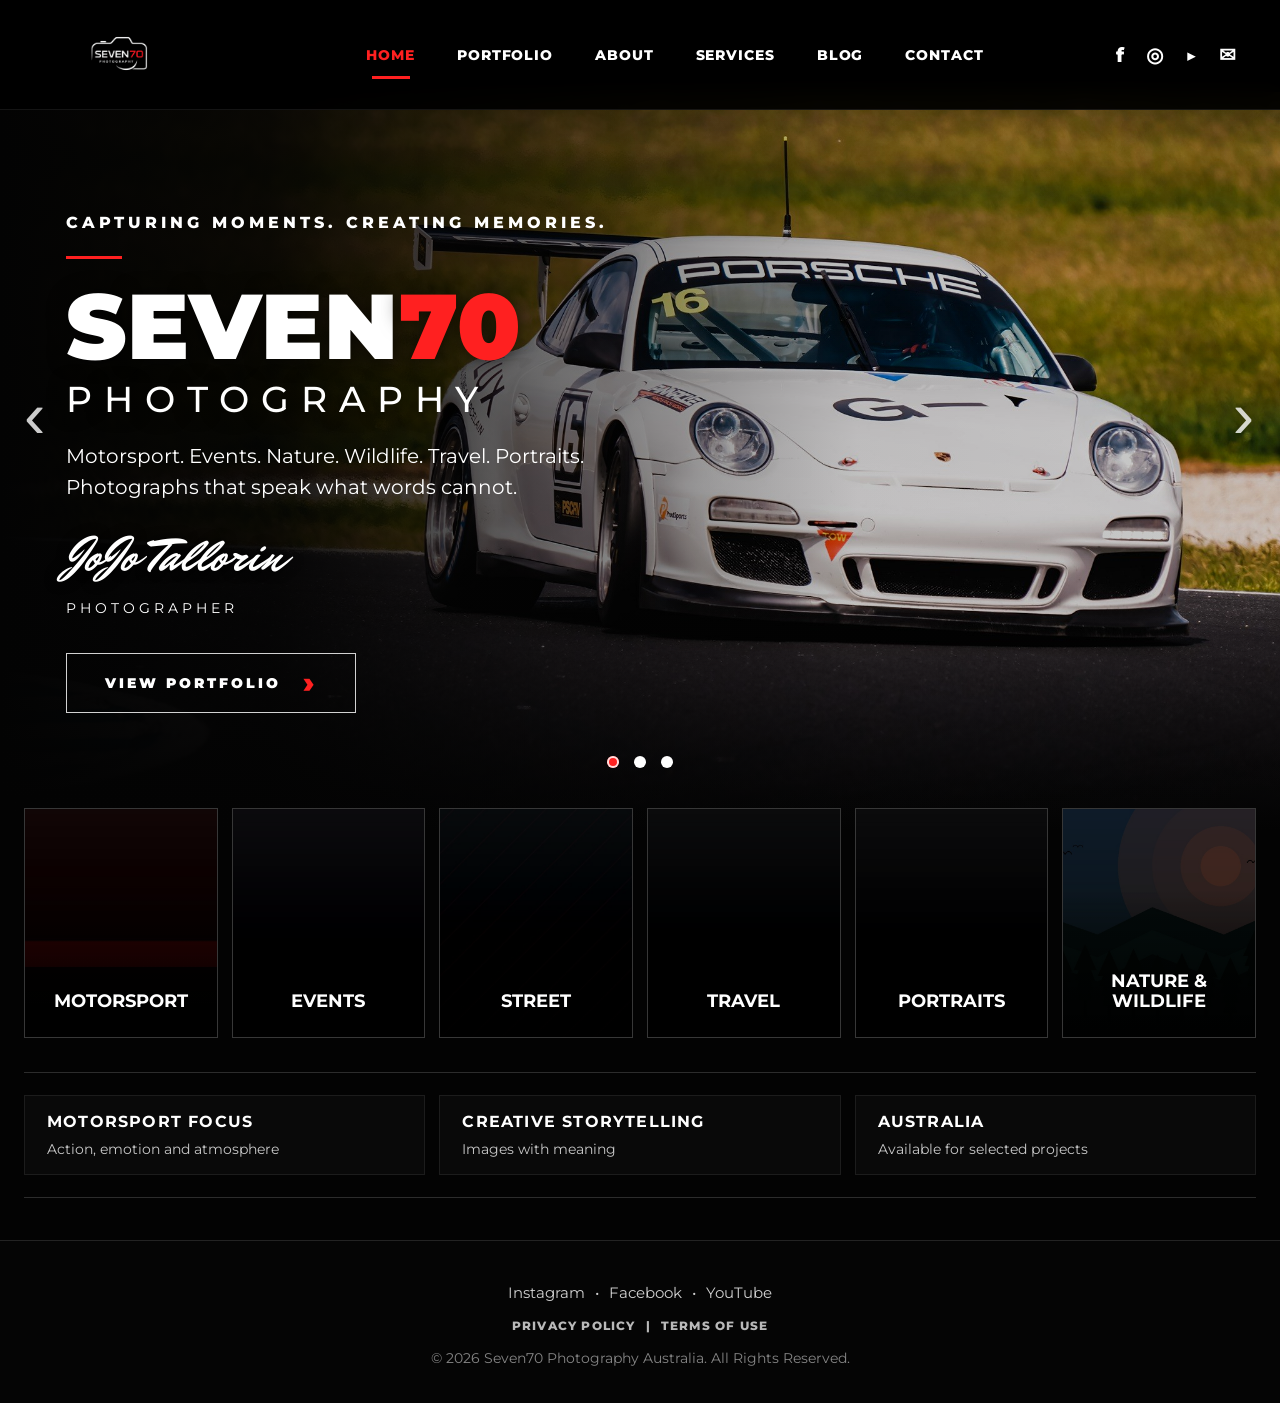
<file: index.html>
<!DOCTYPE html>
<html lang="en">
<head>
  <meta charset="UTF-8">
  <meta name="viewport" content="width=device-width, initial-scale=1.0">
  <title>Seven70 Photography | Motorsport, Events & Creative Storytelling</title>
  <meta name="description" content="Seven70 Photography captures motorsport, events, street, travel, nature, wildlife, portraits and creative storytelling across Australia.">
  <link rel="preconnect" href="https://fonts.googleapis.com">
  <link rel="preconnect" href="https://fonts.gstatic.com" crossorigin>
  <link href="https://fonts.googleapis.com/css2?family=Montserrat:wght@400;500;600;700;800;900&family=Mr+Dafoe&display=swap" rel="stylesheet">
  <link rel="stylesheet" href="css/style.css?v=1.4">
</head>
<body>
<header class="site-header">
  <a class="brand" href="index.html"><img src="images/logo/logo-seven70.png" alt="Seven70 Photography logo"></a>
  <button class="menu-toggle" aria-label="Open menu">☰</button>
  <nav class="main-nav"><a class="active" href="index.html">Home</a><a class="" href="portfolio.html">Portfolio</a><a class="" href="about.html">About</a><a class="" href="services.html">Services</a><a class="" href="blog.html">Blog</a><a class="" href="contact.html">Contact</a></nav>
  <div class="socials"><a href="#" aria-label="Facebook">f</a><a href="#" aria-label="Instagram">◎</a><a href="#" aria-label="YouTube">▶</a><a href="contact.html" aria-label="Email">✉</a></div>
</header>
<main>
  <section class="hero">
    <div class="hero-media"><img src="images/hero/hero-car.jpg" alt="Motorsport hero image"></div>
    <button class="hero-arrow left" aria-label="Previous image">‹</button>
    <button class="hero-arrow right" aria-label="Next image">›</button>
    <div class="hero-copy">
      <p class="eyebrow">Capturing moments. Creating memories.</p>
      <div class="accent-line"></div>
      <h1 class="hero-title">SEVEN<span class="seventy">70</span><small>Photography</small></h1>
      <p class="hero-subtitle">Motorsport. Events. Nature. Wildlife. Travel. Portraits.<br>Photographs that speak what words cannot.</p>
      <p class="signature">JoJo Tallorin</p>
      <p class="role">Photographer</p>
      <a class="btn" href="portfolio.html">View Portfolio <span>›</span></a>
    </div>
    <div class="hero-dots"><span class="active"></span><span></span><span></span></div>
  </section>
  <section class="feature-grid">
    <a class="feature-card" href="portfolio.html"><img src="images/categories/motorsport.jpg" alt="Motorsport"><h3>Motorsport</h3></a>
    <a class="feature-card" href="portfolio.html"><img src="images/categories/events.jpg" alt="Events"><h3>Events</h3></a>
    <a class="feature-card" href="portfolio.html"><img src="images/categories/street.jpg" alt="Street"><h3>Street</h3></a>
    <a class="feature-card" href="portfolio.html"><img src="images/categories/travel.jpg" alt="Travel"><h3>Travel</h3></a>
    <a class="feature-card" href="portfolio.html"><img src="images/categories/portraits.jpg" alt="Portraits"><h3>Portraits</h3></a>
    <a class="feature-card" href="portfolio.html"><img src="images/categories/nature-wildlife.jpg" alt="Nature & Wildlife"><h3>Nature & Wildlife</h3></a>
  </section>
  <section class="trust-strip">
    <div><strong>Motorsport Focus</strong><span>Action, emotion and atmosphere</span></div>
    <div><strong>Creative Storytelling</strong><span>Images with meaning</span></div>
    <div><strong>Australia</strong><span>Available for selected projects</span></div>
  </section>
</main>
<footer class="site-footer simple-footer">
  <div class="footer-inner">
    <div class="footer-socials" aria-label="Social links">
      <a href="#">Instagram</a>
      <span>•</span>
      <a href="#">Facebook</a>
      <span>•</span>
      <a href="#">YouTube</a>
    </div>
    <nav class="footer-links" aria-label="Legal links">
      <a href="privacy.html">Privacy Policy</a>
      <span>|</span>
      <a href="terms.html">Terms of Use</a>
    </nav>
    <p class="copyright">© 2026 Seven70 Photography Australia. All Rights Reserved.</p>
  </div>
</footer>
<script src="js/script.js?v=1.4"></script>
</body>
</html>
</file>
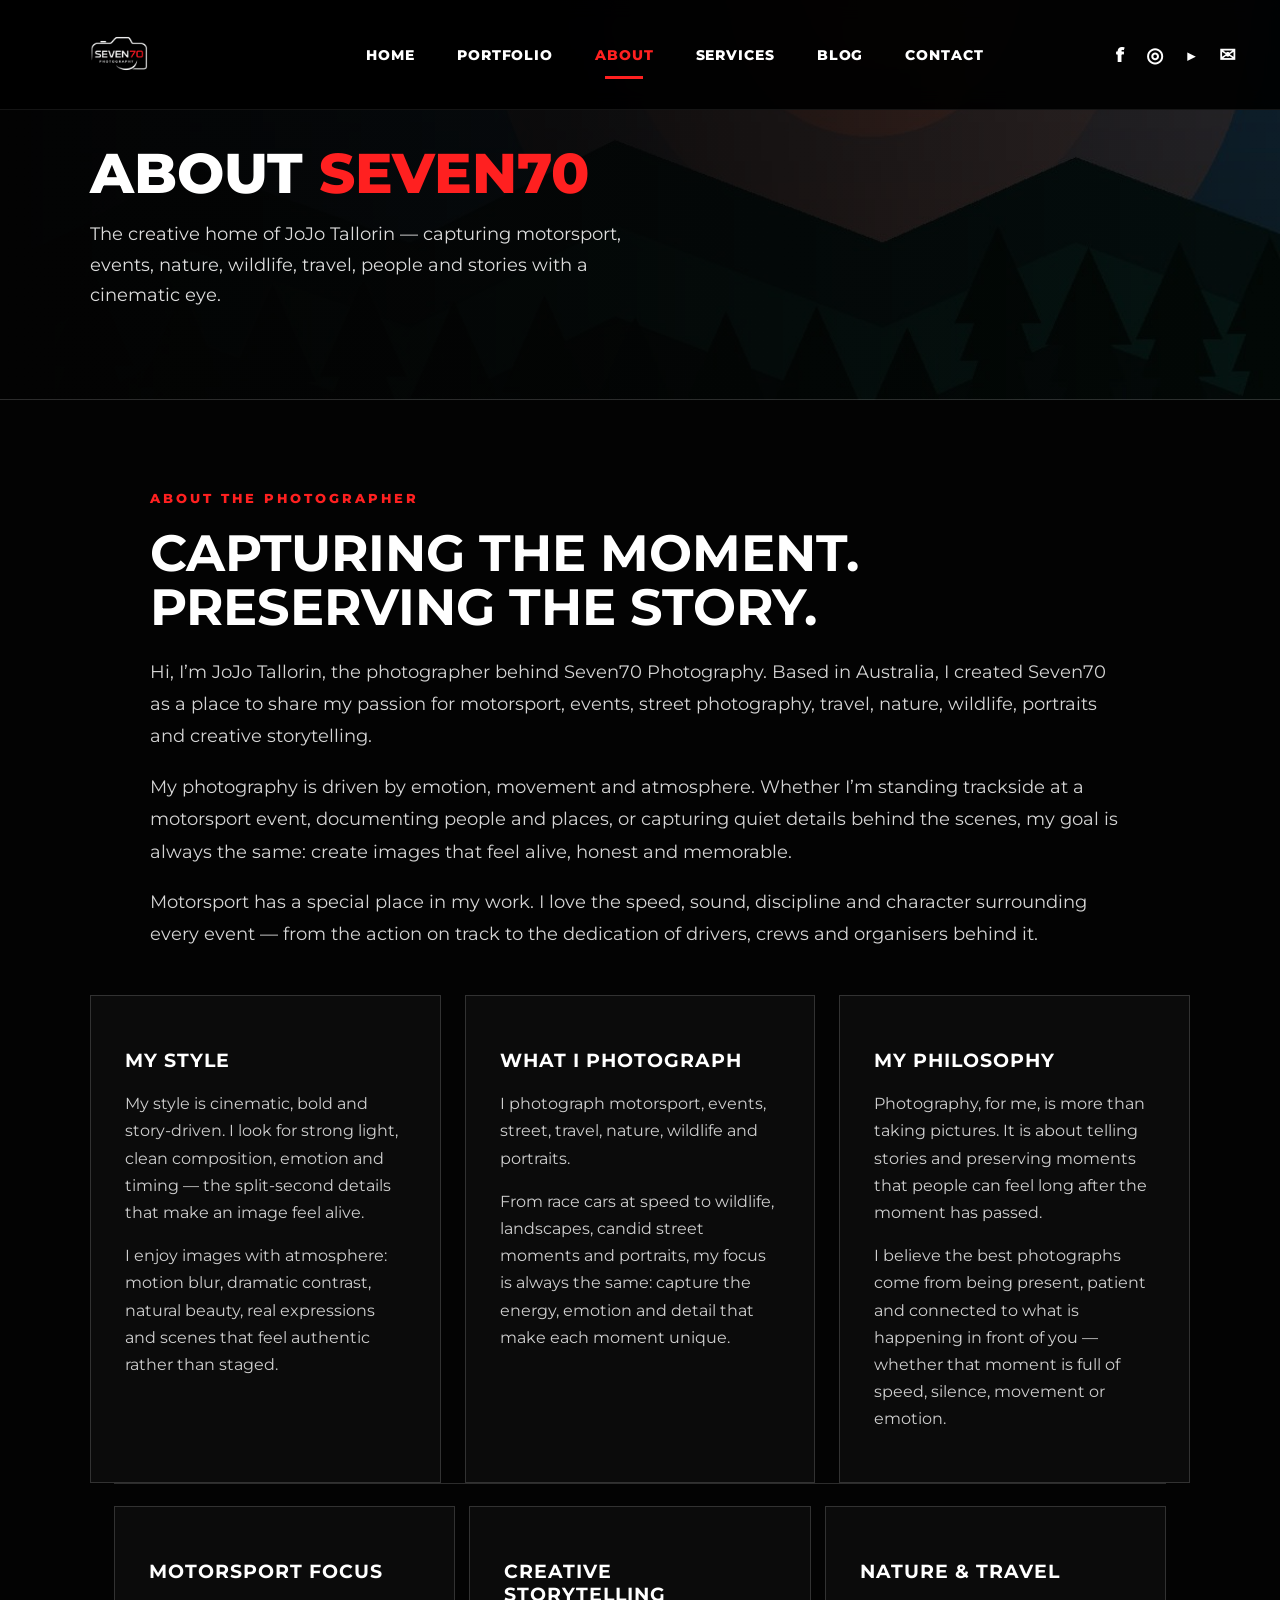
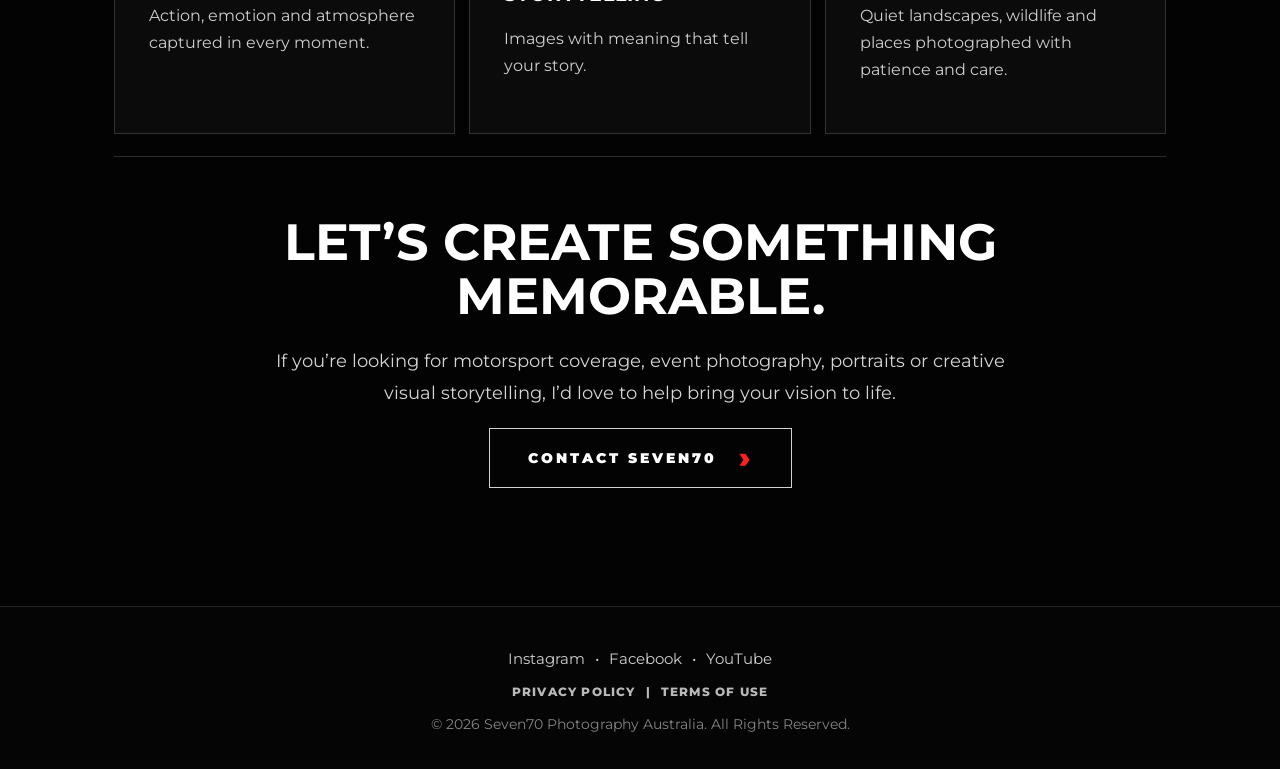
<file: about.html>
<!DOCTYPE html>
<html lang="en">
<head>
  <meta charset="UTF-8">
  <meta name="viewport" content="width=device-width, initial-scale=1.0">
  <title>About | Seven70 Photography</title>
  <meta name="description" content="Learn about JoJo Tallorin and Seven70 Photography, a photography brand focused on motorsport, events, portraits, street, travel and visual storytelling.">
  <link rel="preconnect" href="https://fonts.googleapis.com">
  <link rel="preconnect" href="https://fonts.gstatic.com" crossorigin>
  <link href="https://fonts.googleapis.com/css2?family=Montserrat:wght@400;500;600;700;800;900&family=Mr+Dafoe&display=swap" rel="stylesheet">
  <link rel="stylesheet" href="css/style.css?v=1.4">
</head>
<body>
<header class="site-header">
  <a class="brand" href="index.html"><img src="images/logo/logo-seven70.png" alt="Seven70 Photography logo"></a>
  <button class="menu-toggle" aria-label="Open menu">☰</button>
  <nav class="main-nav"><a class="" href="index.html">Home</a><a class="" href="portfolio.html">Portfolio</a><a class="active" href="about.html">About</a><a class="" href="services.html">Services</a><a class="" href="blog.html">Blog</a><a class="" href="contact.html">Contact</a></nav>
  <div class="socials"><a href="#" aria-label="Facebook">f</a><a href="#" aria-label="Instagram">◎</a><a href="#" aria-label="YouTube">▶</a><a href="contact.html" aria-label="Email">✉</a></div>
</header>
<section class="page-hero about-hero"><h1>About <span>Seven70</span></h1><p>The creative home of JoJo Tallorin — capturing motorsport, events, nature, wildlife, travel, people and stories with a cinematic eye.</p></section>
<main class="content about-content">
  <section class="story-block">
    <p class="section-kicker">About the photographer</p>
    <h2>Capturing the moment. Preserving the story.</h2>
    <p>Hi, I’m JoJo Tallorin, the photographer behind Seven70 Photography. Based in Australia, I created Seven70 as a place to share my passion for motorsport, events, street photography, travel, nature, wildlife, portraits and creative storytelling.</p>
    <p>My photography is driven by emotion, movement and atmosphere. Whether I’m standing trackside at a motorsport event, documenting people and places, or capturing quiet details behind the scenes, my goal is always the same: create images that feel alive, honest and memorable.</p>
    <p>Motorsport has a special place in my work. I love the speed, sound, discipline and character surrounding every event — from the action on track to the dedication of drivers, crews and organisers behind it.</p>
  </section>
  <section class="grid">
    <article class="panel">
      <h3>My Style</h3>
      <p>My style is cinematic, bold and story-driven. I look for strong light, clean composition, emotion and timing — the split-second details that make an image feel alive.</p>
      <p>I enjoy images with atmosphere: motion blur, dramatic contrast, natural beauty, real expressions and scenes that feel authentic rather than staged.</p>
    </article>
    <article class="panel">
      <h3>What I Photograph</h3>
      <p>I photograph motorsport, events, street, travel, nature, wildlife and portraits.</p>
      <p>From race cars at speed to wildlife, landscapes, candid street moments and portraits, my focus is always the same: capture the energy, emotion and detail that make each moment unique.</p>
    </article>
    <article class="panel">
      <h3>My Philosophy</h3>
      <p>Photography, for me, is more than taking pictures. It is about telling stories and preserving moments that people can feel long after the moment has passed.</p>
      <p>I believe the best photographs come from being present, patient and connected to what is happening in front of you — whether that moment is full of speed, silence, movement or emotion.</p>
    </article>
  </section>
  <section class="grid trust-strip">
    <article class="panel"><h3>Motorsport Focus</h3><p>Action, emotion and atmosphere captured in every moment.</p></article>
    <article class="panel"><h3>Creative Storytelling</h3><p>Images with meaning that tell your story.</p></article>
    <article class="panel"><h3>Nature & Travel</h3><p>Quiet landscapes, wildlife and places photographed with patience and care.</p></article>
  </section>
  <section class="story-block narrow"><h2>Let’s create something memorable.</h2><p>If you’re looking for motorsport coverage, event photography, portraits or creative visual storytelling, I’d love to help bring your vision to life.</p><a class="btn" href="contact.html">Contact Seven70 <span>›</span></a></section>
</main>
<footer class="site-footer simple-footer">
  <div class="footer-inner">
    <div class="footer-socials" aria-label="Social links">
      <a href="#">Instagram</a>
      <span>•</span>
      <a href="#">Facebook</a>
      <span>•</span>
      <a href="#">YouTube</a>
    </div>
    <nav class="footer-links" aria-label="Legal links">
      <a href="privacy.html">Privacy Policy</a>
      <span>|</span>
      <a href="terms.html">Terms of Use</a>
    </nav>
    <p class="copyright">© 2026 Seven70 Photography Australia. All Rights Reserved.</p>
  </div>
</footer>
<script src="js/script.js?v=1.4"></script>
</body>
</html>
</file>
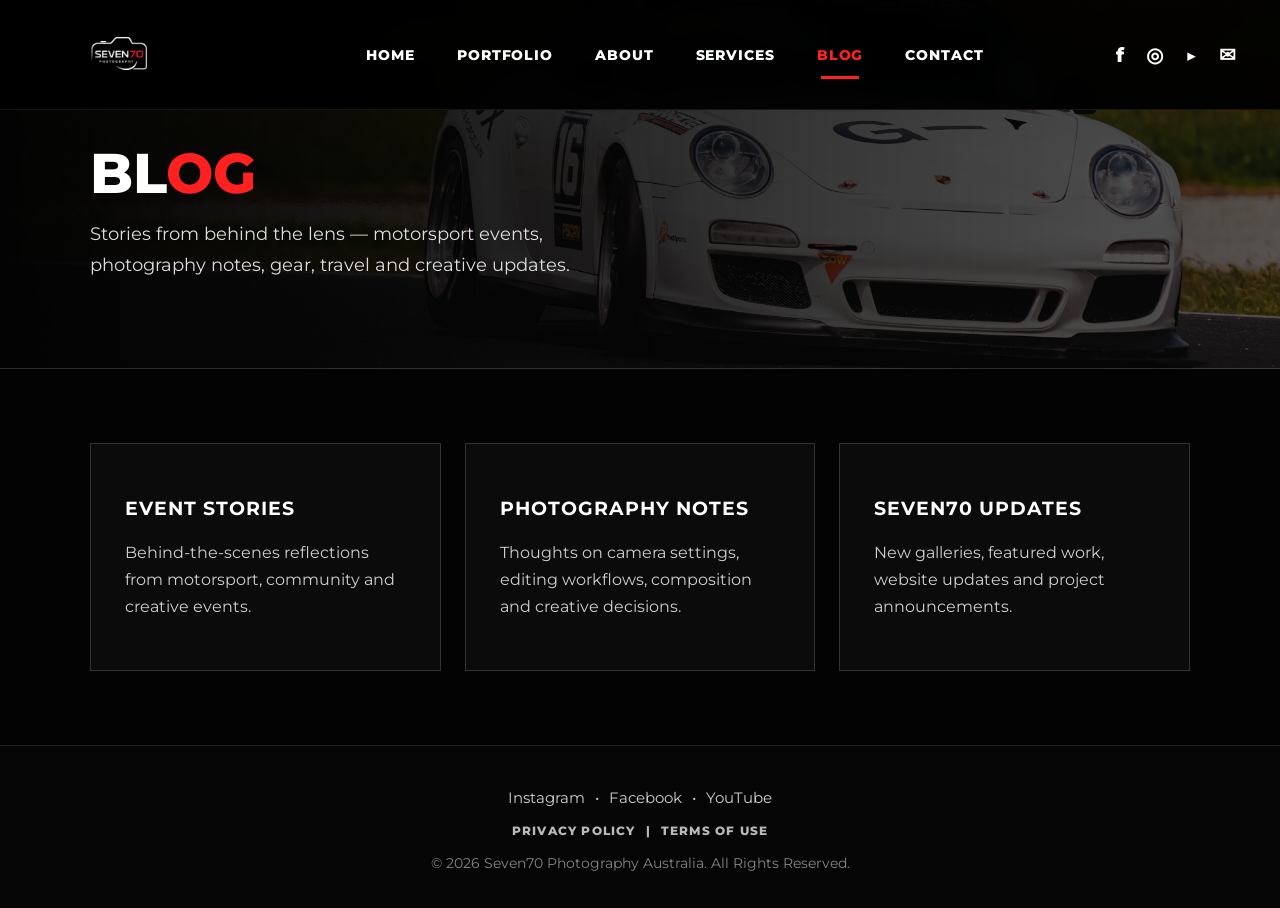
<file: blog.html>
<!DOCTYPE html>
<html lang="en">
<head>
  <meta charset="UTF-8">
  <meta name="viewport" content="width=device-width, initial-scale=1.0">
  <title>Blog | Seven70 Photography</title>
  <meta name="description" content="Behind-the-scenes stories, photography notes, motorsport coverage, travel posts and creative updates from Seven70 Photography.">
  <link rel="preconnect" href="https://fonts.googleapis.com">
  <link rel="preconnect" href="https://fonts.gstatic.com" crossorigin>
  <link href="https://fonts.googleapis.com/css2?family=Montserrat:wght@400;500;600;700;800;900&family=Mr+Dafoe&display=swap" rel="stylesheet">
  <link rel="stylesheet" href="css/style.css?v=1.4">
</head>
<body><header class="site-header">
  <a class="brand" href="index.html"><img src="images/logo/logo-seven70.png" alt="Seven70 Photography logo"></a>
  <button class="menu-toggle" aria-label="Open menu">☰</button>
  <nav class="main-nav"><a class="" href="index.html">Home</a><a class="" href="portfolio.html">Portfolio</a><a class="" href="about.html">About</a><a class="" href="services.html">Services</a><a class="active" href="blog.html">Blog</a><a class="" href="contact.html">Contact</a></nav>
  <div class="socials"><a href="#" aria-label="Facebook">f</a><a href="#" aria-label="Instagram">◎</a><a href="#" aria-label="YouTube">▶</a><a href="contact.html" aria-label="Email">✉</a></div>
</header>
<section class="page-hero"><h1>Bl<span>og</span></h1><p>Stories from behind the lens — motorsport events, photography notes, gear, travel and creative updates.</p></section>
<main class="content"><div class="grid">
  <article class="panel"><h3>Event Stories</h3><p>Behind-the-scenes reflections from motorsport, community and creative events.</p></article>
  <article class="panel"><h3>Photography Notes</h3><p>Thoughts on camera settings, editing workflows, composition and creative decisions.</p></article>
  <article class="panel"><h3>Seven70 Updates</h3><p>New galleries, featured work, website updates and project announcements.</p></article>
</div></main><footer class="site-footer simple-footer">
  <div class="footer-inner">
    <div class="footer-socials" aria-label="Social links">
      <a href="#">Instagram</a>
      <span>•</span>
      <a href="#">Facebook</a>
      <span>•</span>
      <a href="#">YouTube</a>
    </div>
    <nav class="footer-links" aria-label="Legal links">
      <a href="privacy.html">Privacy Policy</a>
      <span>|</span>
      <a href="terms.html">Terms of Use</a>
    </nav>
    <p class="copyright">© 2026 Seven70 Photography Australia. All Rights Reserved.</p>
  </div>
</footer><script src="js/script.js?v=1.4"></script></body></html>
</file>
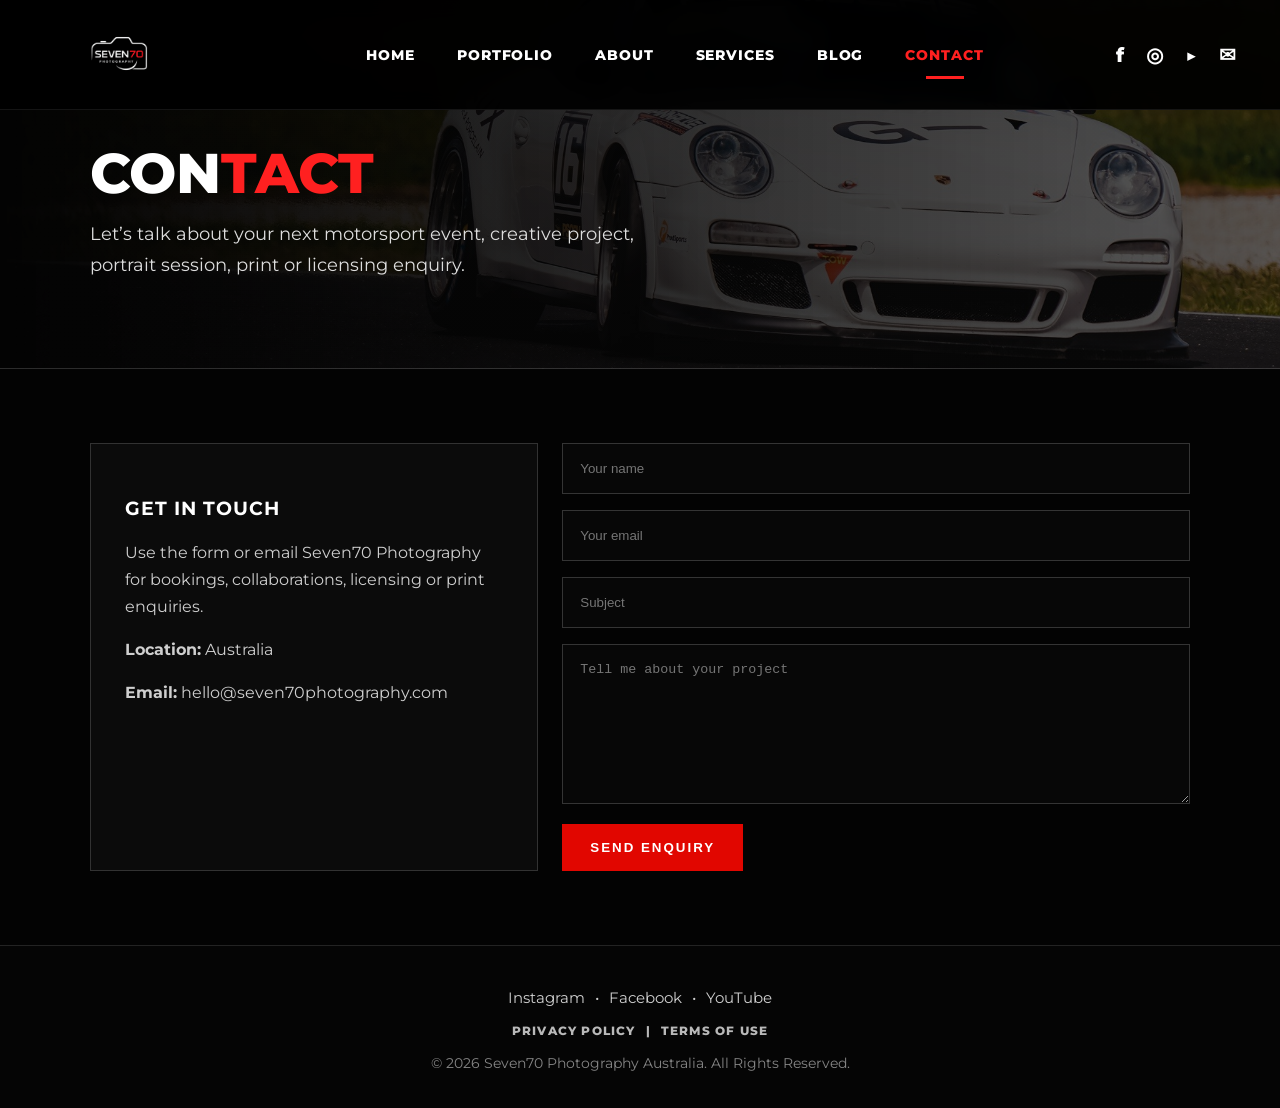
<file: contact.html>
<!DOCTYPE html>
<html lang="en">
<head>
  <meta charset="UTF-8">
  <meta name="viewport" content="width=device-width, initial-scale=1.0">
  <title>Contact | Seven70 Photography</title>
  <meta name="description" content="Contact Seven70 Photography for motorsport coverage, events, portraits, licensing, prints and creative projects.">
  <link rel="preconnect" href="https://fonts.googleapis.com">
  <link rel="preconnect" href="https://fonts.gstatic.com" crossorigin>
  <link href="https://fonts.googleapis.com/css2?family=Montserrat:wght@400;500;600;700;800;900&family=Mr+Dafoe&display=swap" rel="stylesheet">
  <link rel="stylesheet" href="css/style.css?v=1.4">
</head>
<body><header class="site-header">
  <a class="brand" href="index.html"><img src="images/logo/logo-seven70.png" alt="Seven70 Photography logo"></a>
  <button class="menu-toggle" aria-label="Open menu">☰</button>
  <nav class="main-nav"><a class="" href="index.html">Home</a><a class="" href="portfolio.html">Portfolio</a><a class="" href="about.html">About</a><a class="" href="services.html">Services</a><a class="" href="blog.html">Blog</a><a class="active" href="contact.html">Contact</a></nav>
  <div class="socials"><a href="#" aria-label="Facebook">f</a><a href="#" aria-label="Instagram">◎</a><a href="#" aria-label="YouTube">▶</a><a href="contact.html" aria-label="Email">✉</a></div>
</header>
<section class="page-hero"><h1>Con<span>tact</span></h1><p>Let’s talk about your next motorsport event, creative project, portrait session, print or licensing enquiry.</p></section>
<main class="content"><div class="grid contact-grid"><article class="panel"><h3>Get in touch</h3><p>Use the form or email Seven70 Photography for bookings, collaborations, licensing or print enquiries.</p><p><strong>Location:</strong> Australia</p><p><strong>Email:</strong> hello@seven70photography.com</p></article><form class="form"><input type="text" placeholder="Your name"><input type="email" placeholder="Your email"><input type="text" placeholder="Subject"><textarea placeholder="Tell me about your project"></textarea><button type="button">Send Enquiry</button></form></div></main><footer class="site-footer simple-footer">
  <div class="footer-inner">
    <div class="footer-socials" aria-label="Social links">
      <a href="#">Instagram</a>
      <span>•</span>
      <a href="#">Facebook</a>
      <span>•</span>
      <a href="#">YouTube</a>
    </div>
    <nav class="footer-links" aria-label="Legal links">
      <a href="privacy.html">Privacy Policy</a>
      <span>|</span>
      <a href="terms.html">Terms of Use</a>
    </nav>
    <p class="copyright">© 2026 Seven70 Photography Australia. All Rights Reserved.</p>
  </div>
</footer><script src="js/script.js?v=1.4"></script></body></html>
</file>
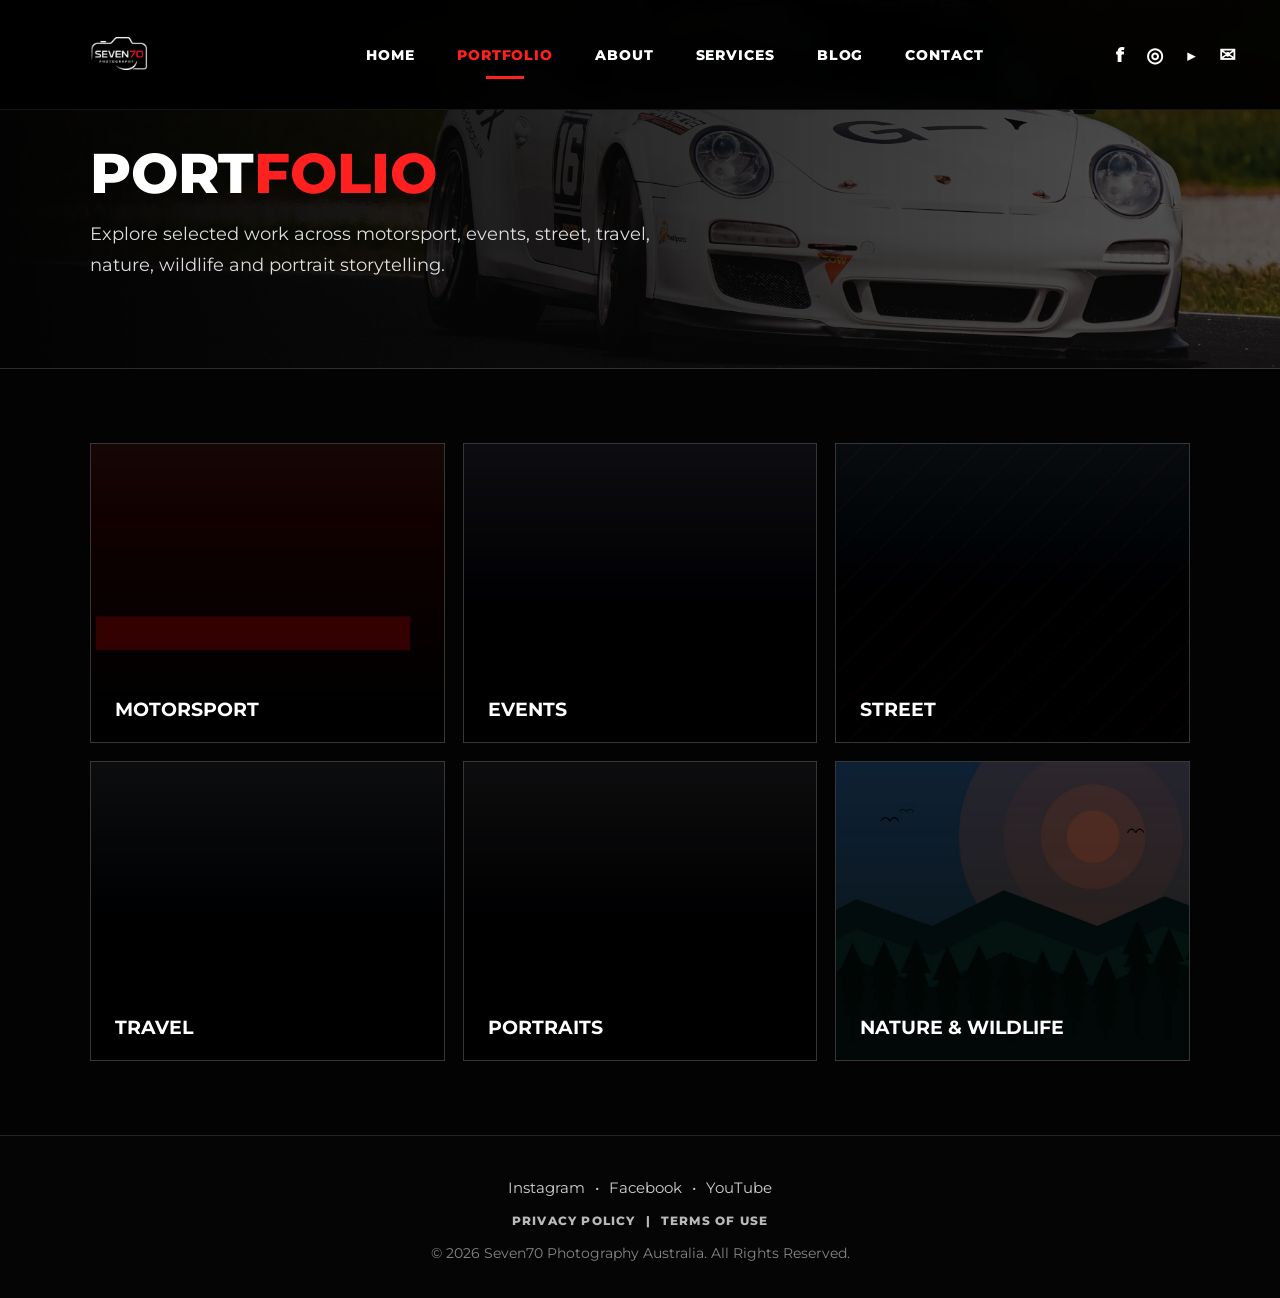
<file: portfolio.html>
<!DOCTYPE html>
<html lang="en">
<head>
  <meta charset="UTF-8">
  <meta name="viewport" content="width=device-width, initial-scale=1.0">
  <title>Portfolio | Seven70 Photography</title>
  <meta name="description" content="Explore Seven70 Photography work across motorsport, events, street, travel, nature, wildlife and portrait storytelling.">
  <link rel="preconnect" href="https://fonts.googleapis.com">
  <link rel="preconnect" href="https://fonts.gstatic.com" crossorigin>
  <link href="https://fonts.googleapis.com/css2?family=Montserrat:wght@400;500;600;700;800;900&family=Mr+Dafoe&display=swap" rel="stylesheet">
  <link rel="stylesheet" href="css/style.css?v=1.4">
</head>
<body><header class="site-header">
  <a class="brand" href="index.html"><img src="images/logo/logo-seven70.png" alt="Seven70 Photography logo"></a>
  <button class="menu-toggle" aria-label="Open menu">☰</button>
  <nav class="main-nav"><a class="" href="index.html">Home</a><a class="active" href="portfolio.html">Portfolio</a><a class="" href="about.html">About</a><a class="" href="services.html">Services</a><a class="" href="blog.html">Blog</a><a class="" href="contact.html">Contact</a></nav>
  <div class="socials"><a href="#" aria-label="Facebook">f</a><a href="#" aria-label="Instagram">◎</a><a href="#" aria-label="YouTube">▶</a><a href="contact.html" aria-label="Email">✉</a></div>
</header>
<section class="page-hero"><h1>Port<span>folio</span></h1><p>Explore selected work across motorsport, events, street, travel, nature, wildlife and portrait storytelling.</p></section>
<main class="content"><div class="portfolio-grid">
  <article class="portfolio-item"><img src="images/categories/motorsport.jpg" alt="Motorsport"><h3>Motorsport</h3></article>
  <article class="portfolio-item"><img src="images/categories/events.jpg" alt="Events"><h3>Events</h3></article>
  <article class="portfolio-item"><img src="images/categories/street.jpg" alt="Street"><h3>Street</h3></article>
  <article class="portfolio-item"><img src="images/categories/travel.jpg" alt="Travel"><h3>Travel</h3></article>
  <article class="portfolio-item"><img src="images/categories/portraits.jpg" alt="Portraits"><h3>Portraits</h3></article>
  <article class="portfolio-item"><img src="images/categories/nature-wildlife.jpg" alt="Nature & Wildlife"><h3>Nature & Wildlife</h3></article>
</div></main><footer class="site-footer simple-footer">
  <div class="footer-inner">
    <div class="footer-socials" aria-label="Social links">
      <a href="#">Instagram</a>
      <span>•</span>
      <a href="#">Facebook</a>
      <span>•</span>
      <a href="#">YouTube</a>
    </div>
    <nav class="footer-links" aria-label="Legal links">
      <a href="privacy.html">Privacy Policy</a>
      <span>|</span>
      <a href="terms.html">Terms of Use</a>
    </nav>
    <p class="copyright">© 2026 Seven70 Photography Australia. All Rights Reserved.</p>
  </div>
</footer><script src="js/script.js?v=1.4"></script></body></html>
</file>
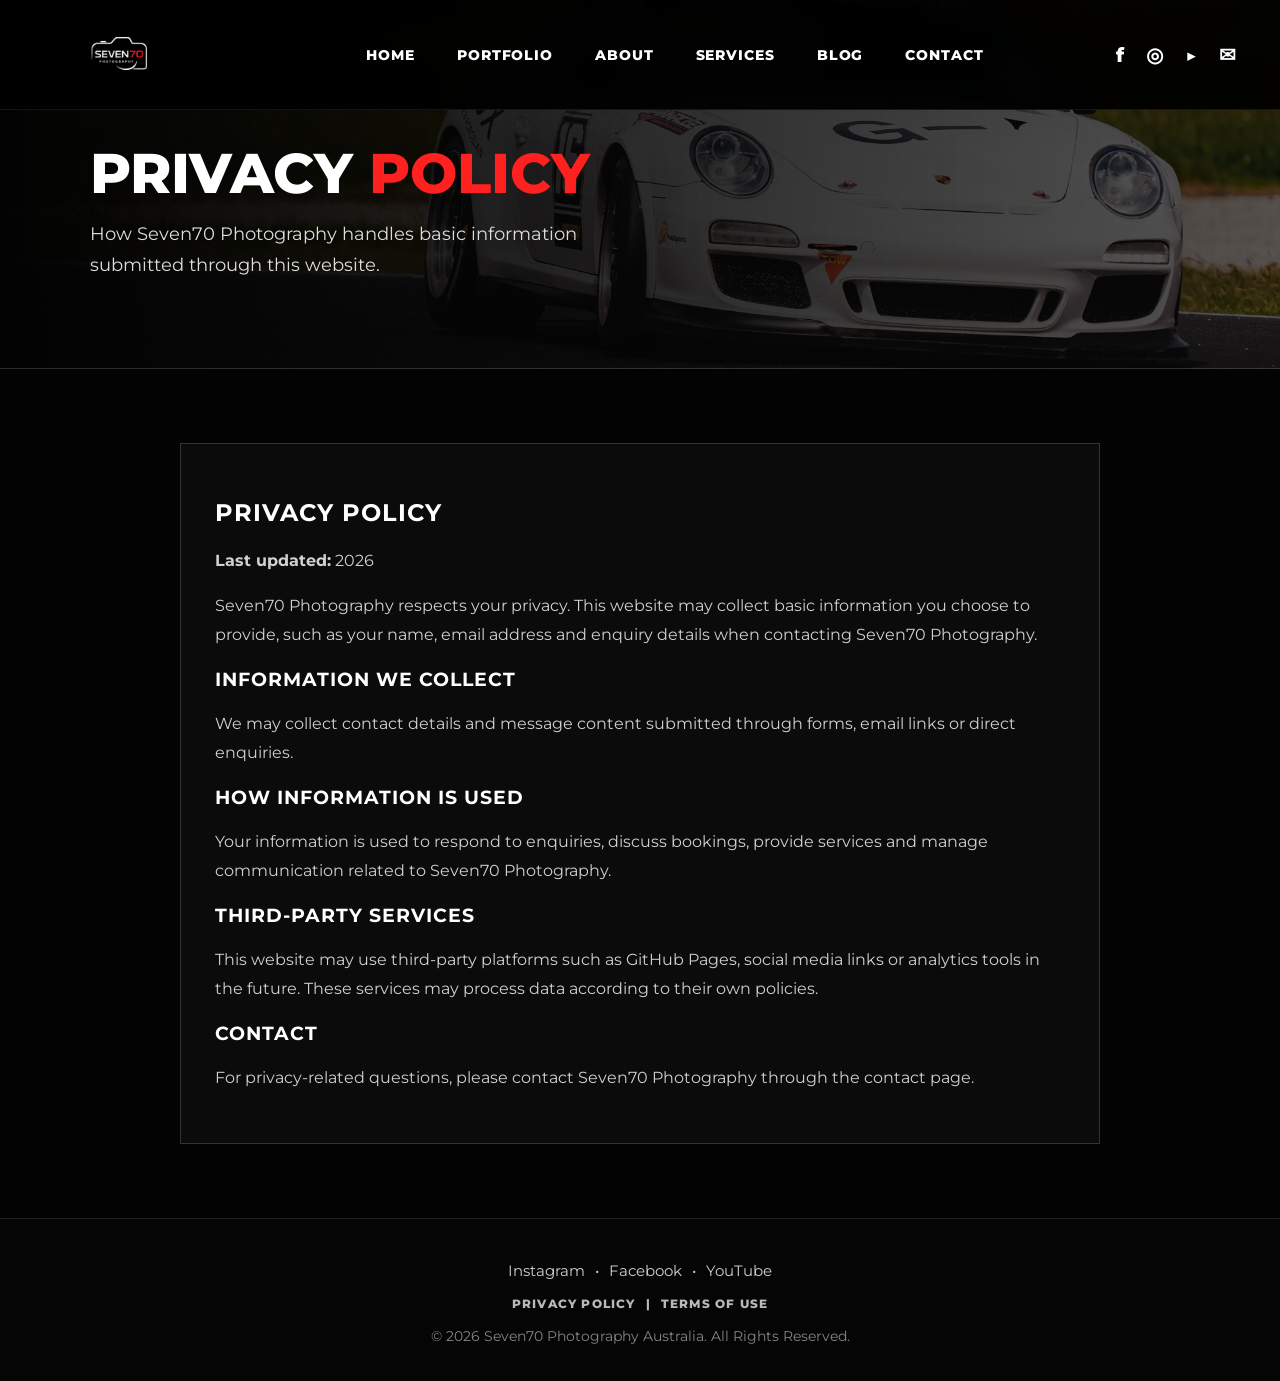
<file: privacy.html>
<!DOCTYPE html>
<html lang="en">
<head>
  <meta charset="UTF-8">
  <meta name="viewport" content="width=device-width, initial-scale=1.0">
  <title>Privacy Policy | Seven70 Photography</title>
  <meta name="description" content="Privacy Policy for Seven70 Photography.">
  <link rel="preconnect" href="https://fonts.googleapis.com">
  <link rel="preconnect" href="https://fonts.gstatic.com" crossorigin>
  <link href="https://fonts.googleapis.com/css2?family=Montserrat:wght@400;500;600;700;800;900&family=Mr+Dafoe&display=swap" rel="stylesheet">
  <link rel="stylesheet" href="css/style.css?v=1.4">
</head>
<body><header class="site-header">
  <a class="brand" href="index.html"><img src="images/logo/logo-seven70.png" alt="Seven70 Photography logo"></a>
  <button class="menu-toggle" aria-label="Open menu">☰</button>
  <nav class="main-nav"><a class="" href="index.html">Home</a><a class="" href="portfolio.html">Portfolio</a><a class="" href="about.html">About</a><a class="" href="services.html">Services</a><a class="" href="blog.html">Blog</a><a class="" href="contact.html">Contact</a></nav>
  <div class="socials"><a href="#" aria-label="Facebook">f</a><a href="#" aria-label="Instagram">◎</a><a href="#" aria-label="YouTube">▶</a><a href="contact.html" aria-label="Email">✉</a></div>
</header>
<section class="page-hero"><h1>Privacy <span>Policy</span></h1><p>How Seven70 Photography handles basic information submitted through this website.</p></section>
<main class="content legal-page"><article class="panel legal-panel"><h2>Privacy Policy</h2><p><strong>Last updated:</strong> 2026</p><p>Seven70 Photography respects your privacy. This website may collect basic information you choose to provide, such as your name, email address and enquiry details when contacting Seven70 Photography.</p><h3>Information we collect</h3><p>We may collect contact details and message content submitted through forms, email links or direct enquiries.</p><h3>How information is used</h3><p>Your information is used to respond to enquiries, discuss bookings, provide services and manage communication related to Seven70 Photography.</p><h3>Third-party services</h3><p>This website may use third-party platforms such as GitHub Pages, social media links or analytics tools in the future. These services may process data according to their own policies.</p><h3>Contact</h3><p>For privacy-related questions, please contact Seven70 Photography through the contact page.</p></article></main><footer class="site-footer simple-footer">
  <div class="footer-inner">
    <div class="footer-socials" aria-label="Social links">
      <a href="#">Instagram</a>
      <span>•</span>
      <a href="#">Facebook</a>
      <span>•</span>
      <a href="#">YouTube</a>
    </div>
    <nav class="footer-links" aria-label="Legal links">
      <a href="privacy.html">Privacy Policy</a>
      <span>|</span>
      <a href="terms.html">Terms of Use</a>
    </nav>
    <p class="copyright">© 2026 Seven70 Photography Australia. All Rights Reserved.</p>
  </div>
</footer><script src="js/script.js?v=1.4"></script></body></html>
</file>
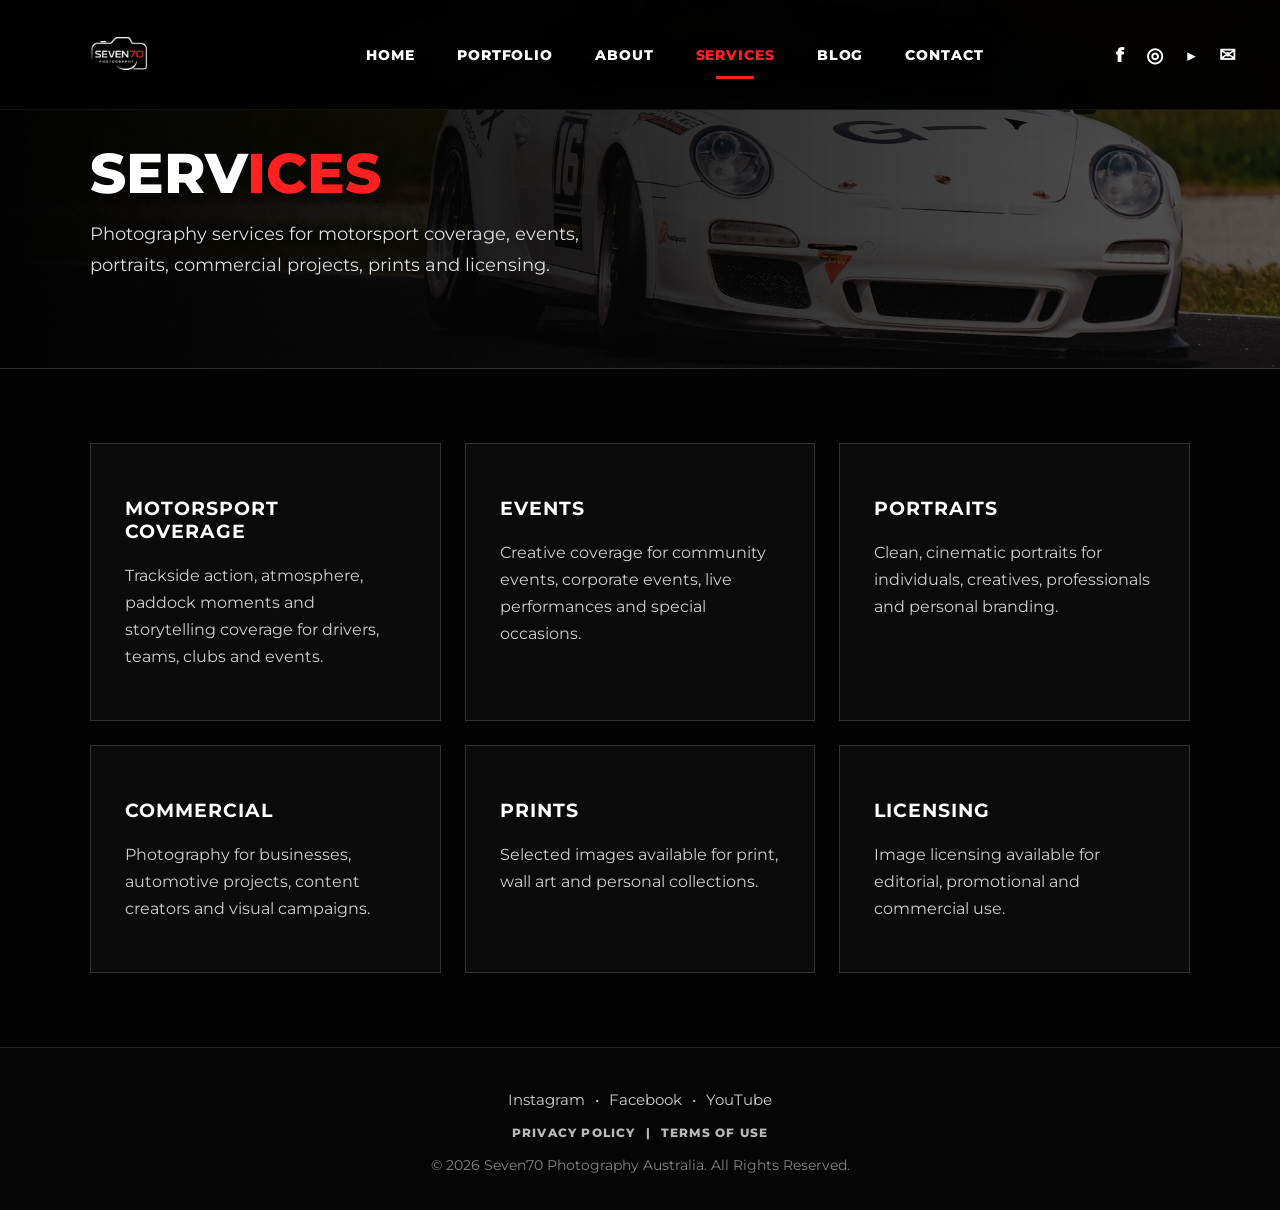
<file: services.html>
<!DOCTYPE html>
<html lang="en">
<head>
  <meta charset="UTF-8">
  <meta name="viewport" content="width=device-width, initial-scale=1.0">
  <title>Services | Seven70 Photography</title>
  <meta name="description" content="Photography services for motorsport, events, portraits, commercial projects, prints and image licensing.">
  <link rel="preconnect" href="https://fonts.googleapis.com">
  <link rel="preconnect" href="https://fonts.gstatic.com" crossorigin>
  <link href="https://fonts.googleapis.com/css2?family=Montserrat:wght@400;500;600;700;800;900&family=Mr+Dafoe&display=swap" rel="stylesheet">
  <link rel="stylesheet" href="css/style.css?v=1.4">
</head>
<body><header class="site-header">
  <a class="brand" href="index.html"><img src="images/logo/logo-seven70.png" alt="Seven70 Photography logo"></a>
  <button class="menu-toggle" aria-label="Open menu">☰</button>
  <nav class="main-nav"><a class="" href="index.html">Home</a><a class="" href="portfolio.html">Portfolio</a><a class="" href="about.html">About</a><a class="active" href="services.html">Services</a><a class="" href="blog.html">Blog</a><a class="" href="contact.html">Contact</a></nav>
  <div class="socials"><a href="#" aria-label="Facebook">f</a><a href="#" aria-label="Instagram">◎</a><a href="#" aria-label="YouTube">▶</a><a href="contact.html" aria-label="Email">✉</a></div>
</header>
<section class="page-hero"><h1>Serv<span>ices</span></h1><p>Photography services for motorsport coverage, events, portraits, commercial projects, prints and licensing.</p></section>
<main class="content"><div class="grid">
  <article class="panel"><h3>Motorsport Coverage</h3><p>Trackside action, atmosphere, paddock moments and storytelling coverage for drivers, teams, clubs and events.</p></article>
  <article class="panel"><h3>Events</h3><p>Creative coverage for community events, corporate events, live performances and special occasions.</p></article>
  <article class="panel"><h3>Portraits</h3><p>Clean, cinematic portraits for individuals, creatives, professionals and personal branding.</p></article>
  <article class="panel"><h3>Commercial</h3><p>Photography for businesses, automotive projects, content creators and visual campaigns.</p></article>
  <article class="panel"><h3>Prints</h3><p>Selected images available for print, wall art and personal collections.</p></article>
  <article class="panel"><h3>Licensing</h3><p>Image licensing available for editorial, promotional and commercial use.</p></article>
</div></main><footer class="site-footer simple-footer">
  <div class="footer-inner">
    <div class="footer-socials" aria-label="Social links">
      <a href="#">Instagram</a>
      <span>•</span>
      <a href="#">Facebook</a>
      <span>•</span>
      <a href="#">YouTube</a>
    </div>
    <nav class="footer-links" aria-label="Legal links">
      <a href="privacy.html">Privacy Policy</a>
      <span>|</span>
      <a href="terms.html">Terms of Use</a>
    </nav>
    <p class="copyright">© 2026 Seven70 Photography Australia. All Rights Reserved.</p>
  </div>
</footer><script src="js/script.js?v=1.4"></script></body></html>
</file>
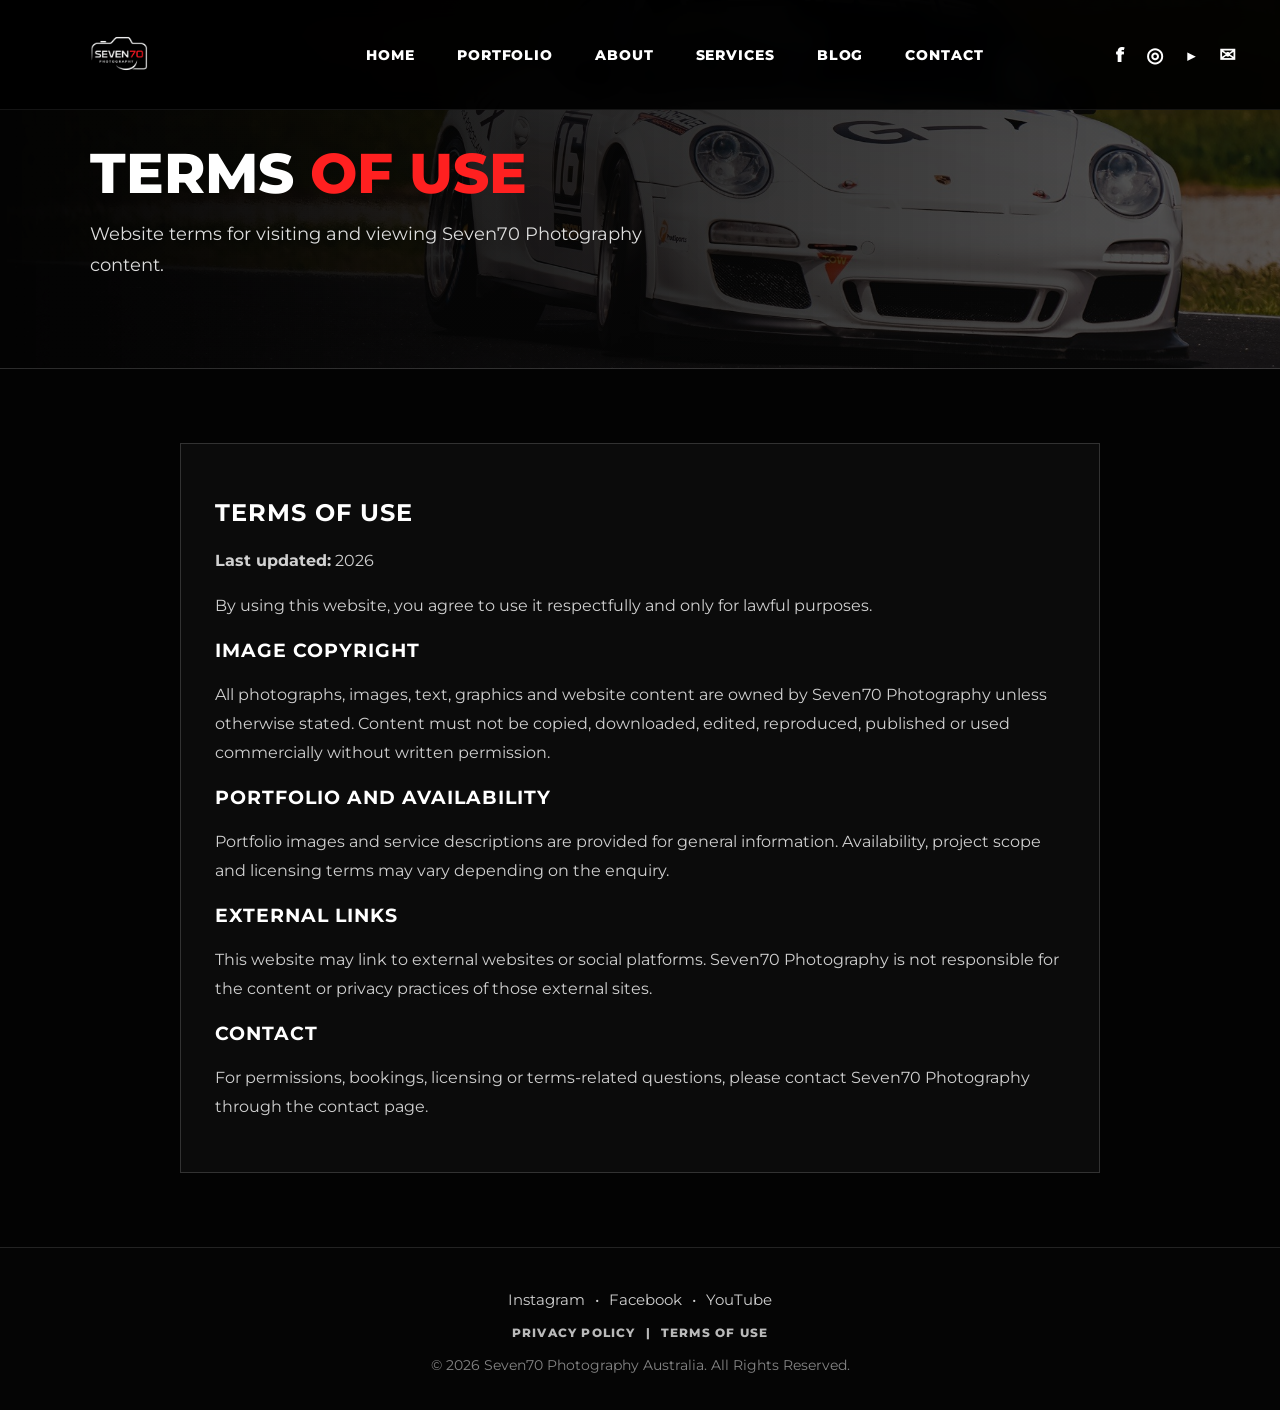
<file: terms.html>
<!DOCTYPE html>
<html lang="en">
<head>
  <meta charset="UTF-8">
  <meta name="viewport" content="width=device-width, initial-scale=1.0">
  <title>Terms of Use | Seven70 Photography</title>
  <meta name="description" content="Terms of Use for Seven70 Photography.">
  <link rel="preconnect" href="https://fonts.googleapis.com">
  <link rel="preconnect" href="https://fonts.gstatic.com" crossorigin>
  <link href="https://fonts.googleapis.com/css2?family=Montserrat:wght@400;500;600;700;800;900&family=Mr+Dafoe&display=swap" rel="stylesheet">
  <link rel="stylesheet" href="css/style.css?v=1.4">
</head>
<body><header class="site-header">
  <a class="brand" href="index.html"><img src="images/logo/logo-seven70.png" alt="Seven70 Photography logo"></a>
  <button class="menu-toggle" aria-label="Open menu">☰</button>
  <nav class="main-nav"><a class="" href="index.html">Home</a><a class="" href="portfolio.html">Portfolio</a><a class="" href="about.html">About</a><a class="" href="services.html">Services</a><a class="" href="blog.html">Blog</a><a class="" href="contact.html">Contact</a></nav>
  <div class="socials"><a href="#" aria-label="Facebook">f</a><a href="#" aria-label="Instagram">◎</a><a href="#" aria-label="YouTube">▶</a><a href="contact.html" aria-label="Email">✉</a></div>
</header>
<section class="page-hero"><h1>Terms <span>of Use</span></h1><p>Website terms for visiting and viewing Seven70 Photography content.</p></section>
<main class="content legal-page"><article class="panel legal-panel"><h2>Terms of Use</h2><p><strong>Last updated:</strong> 2026</p><p>By using this website, you agree to use it respectfully and only for lawful purposes.</p><h3>Image copyright</h3><p>All photographs, images, text, graphics and website content are owned by Seven70 Photography unless otherwise stated. Content must not be copied, downloaded, edited, reproduced, published or used commercially without written permission.</p><h3>Portfolio and availability</h3><p>Portfolio images and service descriptions are provided for general information. Availability, project scope and licensing terms may vary depending on the enquiry.</p><h3>External links</h3><p>This website may link to external websites or social platforms. Seven70 Photography is not responsible for the content or privacy practices of those external sites.</p><h3>Contact</h3><p>For permissions, bookings, licensing or terms-related questions, please contact Seven70 Photography through the contact page.</p></article></main><footer class="site-footer simple-footer">
  <div class="footer-inner">
    <div class="footer-socials" aria-label="Social links">
      <a href="#">Instagram</a>
      <span>•</span>
      <a href="#">Facebook</a>
      <span>•</span>
      <a href="#">YouTube</a>
    </div>
    <nav class="footer-links" aria-label="Legal links">
      <a href="privacy.html">Privacy Policy</a>
      <span>|</span>
      <a href="terms.html">Terms of Use</a>
    </nav>
    <p class="copyright">© 2026 Seven70 Photography Australia. All Rights Reserved.</p>
  </div>
</footer><script src="js/script.js?v=1.4"></script></body></html>
</file>
<file: css/style.css>
:root{--bg:#030303;--text:#fff;--muted:#c8c8c8;--red:#e10600;--red2:#ff2020;--line:rgba(255,255,255,.16)}
*{box-sizing:border-box}html,body{margin:0;background:var(--bg);color:var(--text);font-family:Montserrat,Arial,sans-serif;overflow-x:hidden}a{color:inherit;text-decoration:none}img{max-width:100%;display:block}.site-header{
  height:110px;
  position:fixed;
  top:0;
  left:0;
  right:0;
  z-index:50;
  display:grid;
  grid-template-columns:300px 1fr 230px;
  align-items:center;
  padding:0 44px;
  background:rgba(0,0,0,.93);
  backdrop-filter:blur(10px);
  border-bottom:1px solid rgba(255,255,255,.08);
}.brand{
  display:flex;
  align-items:center;
  width:auto;
  padding-top:8px;
}

.brand img{
  height:100px;
  width:auto;
  max-width:280px;
  object-fit:contain;
  display:block;
}.main-nav{display:flex;justify-content:center;gap:42px;text-transform:uppercase;font-weight:800;font-size:14px;letter-spacing:.9px}.main-nav a{position:relative;padding:37px 0;color:#fff}.main-nav a.active,.main-nav a:hover{color:var(--red2)}.main-nav a.active:after{content:"";position:absolute;left:50%;bottom:22px;width:38px;height:3px;background:var(--red2);transform:translateX(-50%)}.socials{display:flex;justify-content:flex-end;gap:22px;font-weight:800;font-size:20px}.socials a:hover{color:var(--red2)}.menu-toggle{display:none;background:transparent;border:0;color:#fff;font-size:32px}.hero{min-height:830px;position:relative;padding-top:92px;display:flex;align-items:center;background:#030303;overflow:hidden}.hero-media{position:absolute;inset:92px 0 0 0;z-index:1}.hero-media img{width:100%;height:100%;object-fit:cover;object-position:68% center;filter:contrast(1.1) saturate(1.05) brightness(.9)}.hero-media:after{content:"";position:absolute;inset:0;background:linear-gradient(90deg,#030303 0%,rgba(3,3,3,.92) 21%,rgba(3,3,3,.48) 43%,rgba(3,3,3,.12) 67%,rgba(3,3,3,.08) 100%),linear-gradient(180deg,rgba(0,0,0,.05) 0%,rgba(0,0,0,.05) 70%,#030303 100%);}.hero-copy{position:relative;z-index:3;width:min(690px,48vw);padding-left:66px;margin-top:4px}.eyebrow{font-weight:800;text-transform:uppercase;letter-spacing:4px;font-size:16px;margin:0 0 24px}.accent-line{width:56px;height:3px;background:var(--red2);margin-bottom:30px}.hero-title{margin:0 0 22px;text-transform:uppercase;font-size:clamp(66px,7.2vw,126px);font-weight:900;line-height:.82;letter-spacing:1px;text-shadow:0 0 20px rgba(0,0,0,.65)}.hero-title .seventy{color:var(--red2)}.hero-title small{display:block;font-size:.39em;font-weight:500;letter-spacing:.33em;line-height:1.05;margin-top:16px;color:#fff}.hero-subtitle{font-size:20px;line-height:1.55;color:#fff;margin:0 0 30px}.signature{font-family:"Mr Dafoe",cursive;font-size:48px;line-height:1;margin:0 0 18px;text-shadow:0 0 12px #000}.role{text-transform:uppercase;letter-spacing:4px;font-size:14px;margin:0 0 36px}.btn{display:inline-flex;align-items:center;gap:22px;border:1px solid rgba(255,255,255,.82);padding:20px 38px;text-transform:uppercase;letter-spacing:3px;font-weight:900;font-size:14px}.btn span{font-size:30px;line-height:0;color:var(--red2)}.btn:hover{background:#fff;color:#000}.hero-arrow{position:absolute;z-index:4;top:50%;transform:translateY(-50%);border:0;background:transparent;color:#fff;font-size:64px;font-weight:200;opacity:.8}.hero-arrow.left{left:18px}.hero-arrow.right{right:20px}.hero-dots{position:absolute;z-index:4;left:50%;bottom:62px;transform:translateX(-50%);display:flex;gap:15px}.hero-dots span{width:12px;height:12px;background:#fff;border-radius:50%}.hero-dots span.active{background:var(--red2);box-shadow:0 0 0 2px rgba(255,255,255,.85) inset}.feature-grid{width:calc(100% - 48px);margin:-22px auto 34px;display:grid;grid-template-columns:repeat(6,1fr);gap:14px;position:relative;z-index:6}.feature-card{height:230px;position:relative;overflow:hidden;border:1px solid var(--line);background:#111}.feature-card img{width:100%;height:100%;object-fit:cover;filter:brightness(.55) grayscale(.15);transition:.35s}.feature-card:after{content:"";position:absolute;inset:0;background:linear-gradient(180deg,transparent 35%,rgba(0,0,0,.88))}.feature-card h3{position:absolute;z-index:2;left:0;right:0;bottom:25px;text-align:center;margin:0;text-transform:uppercase;font-size:18px}.feature-card:hover img{transform:scale(1.06);filter:brightness(.85) grayscale(0)}.quick-links{width:calc(100% - 48px);margin:0 auto 40px;display:grid;grid-template-columns:repeat(6,1fr);border-top:1px solid var(--line);border-bottom:1px solid var(--line)}.quick-links a{padding:30px 28px;border-right:1px solid var(--line)}.quick-links a:last-child{border-right:0}.quick-links strong{display:block;text-transform:uppercase;letter-spacing:1.2px;font-size:17px}.quick-links span{display:block;color:var(--muted);margin-top:8px}.quick-links span:after{content:" ›";color:var(--red2)}.site-footer{text-align:center;color:#8f8f8f;padding:24px 20px 38px}.page-hero{padding:145px 7vw 70px;background:linear-gradient(90deg,#030303,rgba(3,3,3,.65)),url('../images/hero/hero-car.jpg') center/cover;border-bottom:1px solid var(--line)}.page-hero h1{font-size:56px;line-height:1;margin:0 0 16px;text-transform:uppercase;font-weight:800}.page-hero h1 span{color:var(--red2)}.page-hero p{max-width:560px;color:#ddd;font-size:18px;line-height:1.7}.content{padding:74px 7vw}.grid{display:grid;grid-template-columns:repeat(3,1fr);gap:24px}.panel{background:#0b0b0b;border:1px solid var(--line);padding:34px}.panel h2,.panel h3{text-transform:uppercase;letter-spacing:1px}.panel p,.panel li{color:#cfcfcf;line-height:1.7}.portfolio-grid{display:grid;grid-template-columns:repeat(3,1fr);gap:18px}.portfolio-item{height:300px;background:#111;border:1px solid var(--line);position:relative;overflow:hidden}.portfolio-item img{width:100%;height:100%;object-fit:cover;filter:brightness(.65)}.portfolio-item h3{position:absolute;bottom:22px;left:24px;margin:0;text-transform:uppercase}.form{max-width:760px}.form input,.form textarea{width:100%;margin-bottom:16px;padding:17px;background:#070707;border:1px solid rgba(255,255,255,.18);color:#fff}.form textarea{min-height:160px}.form button{border:0;background:var(--red);color:#fff;padding:16px 28px;text-transform:uppercase;font-weight:900;letter-spacing:2px}
@media(max-width:1150px){.site-header{grid-template-columns:210px 1fr 160px;padding:0 26px}.brand img{height:58px}.main-nav{gap:22px;font-size:12px}.socials{gap:13px}.hero-copy{width:min(620px,56vw);padding-left:42px}.hero-title{font-size:clamp(58px,8vw,98px)}.feature-grid,.quick-links{grid-template-columns:repeat(3,1fr)}}
@media(max-width:760px){.site-header{height:78px;grid-template-columns:1fr auto;padding:0 18px}.brand img{height:50px}.menu-toggle{display:block}.main-nav{display:none;position:absolute;top:78px;left:0;right:0;background:#050505;padding:16px 24px;flex-direction:column;gap:0;align-items:flex-start}.main-nav.open{display:flex}.main-nav a{padding:14px 0}.main-nav a.active:after{display:none}.socials{display:none}.hero{min-height:780px;padding-top:78px}.hero-media{inset:78px 0 0 0}.hero-media img{object-position:65% center}.hero-media:after{background:linear-gradient(90deg,#030303 0%,rgba(3,3,3,.76) 50%,rgba(3,3,3,.18) 100%),linear-gradient(180deg,transparent 65%,#030303 100%)}.hero-copy{width:auto;padding:90px 28px 70px}.eyebrow{font-size:12px;letter-spacing:2.6px}.hero-title{font-size:clamp(52px,16vw,82px)}.hero-title small{letter-spacing:.22em}.hero-subtitle{font-size:16px}.signature{font-size:36px}.role{font-size:12px}.hero-arrow{display:none}.hero-dots{bottom:26px;left:28px;transform:none}.feature-grid{grid-template-columns:1fr 1fr;margin:0 16px 20px;width:auto}.feature-card{height:180px}.quick-links{grid-template-columns:1fr;width:auto;margin:0 16px 24px}.quick-links a{border-right:0;border-bottom:1px solid var(--line);padding:20px}.grid,.portfolio-grid{grid-template-columns:1fr}.page-hero{padding-top:125px}}
@media(max-width:430px){.feature-grid{grid-template-columns:1fr}.hero-title small{font-size:.36em;letter-spacing:.14em}.btn{padding:16px 24px}.brand img{height:44px}}


/* Seven70 v1.1 footer, legal pages and final inner-page polish */
.page-hero{padding:145px 7vw 70px;}
.page-hero h1{font-size:56px;line-height:1;margin-bottom:16px;font-weight:800;}
.page-hero p{max-width:560px;font-size:18px;line-height:1.7;}
.story-block{max-width:980px;margin:0 auto 44px;}
.story-block.narrow{max-width:760px;text-align:center;margin-top:58px;}
.story-block h2{font-size:clamp(34px,4vw,58px);line-height:1.05;text-transform:uppercase;margin:0 0 22px;}
.story-block p{color:#d5d5d5;font-size:18px;line-height:1.8;}
.section-kicker{text-transform:uppercase;color:var(--red2)!important;font-weight:800;letter-spacing:3px;font-size:13px!important;margin-bottom:16px!important;}
.trust-strip{width:calc(100% - 48px);margin:0 auto 42px;display:grid;grid-template-columns:repeat(3,1fr);gap:14px;border-top:1px solid var(--line);border-bottom:1px solid var(--line);padding:22px 0;}
.trust-strip div{padding:16px 22px;background:rgba(255,255,255,.025);border:1px solid rgba(255,255,255,.08)}
.trust-strip strong{display:block;text-transform:uppercase;letter-spacing:1.2px;color:#fff;margin-bottom:8px;}
.trust-strip span{color:var(--muted);font-size:14px;}
.site-footer{color:#b9b9b9;padding:42px 20px 36px;border-top:1px solid rgba(255,255,255,.12);background:#050505;text-align:center;}
.footer-inner{max-width:1000px;margin:0 auto;display:flex;flex-direction:column;align-items:center;gap:16px;}
.footer-links,.footer-socials{display:flex;flex-wrap:wrap;gap:10px;justify-content:center;align-items:center;}
.footer-links{font-size:12px;text-transform:uppercase;letter-spacing:1.2px;font-weight:800;}
.footer-socials{font-size:15px;color:#d0d0d0;}
.footer-links a:hover,.footer-socials a:hover{color:var(--red2);}
.copyright{margin:0;color:#858585;font-size:14px;}
.legal-panel{max-width:920px;margin:0 auto;}
.legal-panel h2,.legal-panel h3{text-transform:uppercase;}
.legal-panel p{color:#d0d0d0;line-height:1.8;}
.contact-grid{grid-template-columns:1fr 1.4fr;}
@media(max-width:760px){.page-hero{padding:118px 28px 58px}.page-hero h1{font-size:42px}.page-hero p{font-size:16px}.trust-strip{grid-template-columns:1fr;width:auto;margin:0 16px 28px}.site-footer{text-align:center;padding:38px 24px}.footer-links,.footer-socials{justify-content:center}.contact-grid{grid-template-columns:1fr}.story-block p{font-size:16px}}

@media(max-width:760px){
  .footer-inner{gap:14px;}
  .footer-socials{font-size:14px;}
  .footer-links{font-size:11px;gap:8px;}
  .copyright{font-size:13px;line-height:1.5;}
}


/* Seven70 v1.4: Nature & Wildlife update + responsive polish */
.about-hero{
  background:
    linear-gradient(90deg,#030303 0%,rgba(3,3,3,.82) 44%,rgba(3,3,3,.30) 100%),
    url('../images/hero/about-hero.jpg') center/cover;
}
.feature-card h3,
.portfolio-item h3{line-height:1.15;}

@media(max-width:1024px){
  .site-header{grid-template-columns:190px 1fr 130px;padding:0 22px;}
  .brand img{height:58px;}
  .main-nav{gap:18px;font-size:12px;}
  .hero{min-height:760px;}
  .hero-copy{width:min(600px,58vw);padding-left:38px;}
  .hero-title{font-size:clamp(58px,8vw,96px);}
  .hero-subtitle{font-size:18px;}
  .feature-grid{grid-template-columns:repeat(3,1fr);}
}
@media(max-width:820px){
  .site-header{height:78px;grid-template-columns:1fr auto;padding:0 18px;}
  .brand img{height:52px;margin-top:4px;}
  .hero{min-height:720px;padding-top:78px;}
  .hero-media{inset:78px 0 0 0;}
  .hero-copy{padding:92px 28px 70px;width:auto;max-width:620px;}
  .hero-title{font-size:clamp(48px,14vw,78px);}
  .hero-subtitle{font-size:16px;line-height:1.55;}
  .page-hero h1{font-size:clamp(38px,8vw,52px);}
  .page-hero p{font-size:16px;max-width:94%;}
  .content{padding:52px 28px;}
  .feature-grid,.portfolio-grid{grid-template-columns:1fr 1fr;}
}
@media(max-width:520px){
  .brand img{height:46px;margin-top:4px;}
  .hero{min-height:720px;}
  .hero-media img{object-position:70% center;}
  .hero-copy{padding:78px 24px 64px;}
  .eyebrow{font-size:11px;letter-spacing:2px;}
  .hero-title{font-size:clamp(46px,17vw,70px);}
  .hero-title small{letter-spacing:.16em;}
  .btn{padding:15px 22px;font-size:12px;}
  .feature-grid,.portfolio-grid{grid-template-columns:1fr;}
  .feature-card{height:210px;}
  .portfolio-item{height:260px;}
  .page-hero{padding:112px 24px 50px;}
  .page-hero h1{font-size:40px;}
}
</file>
